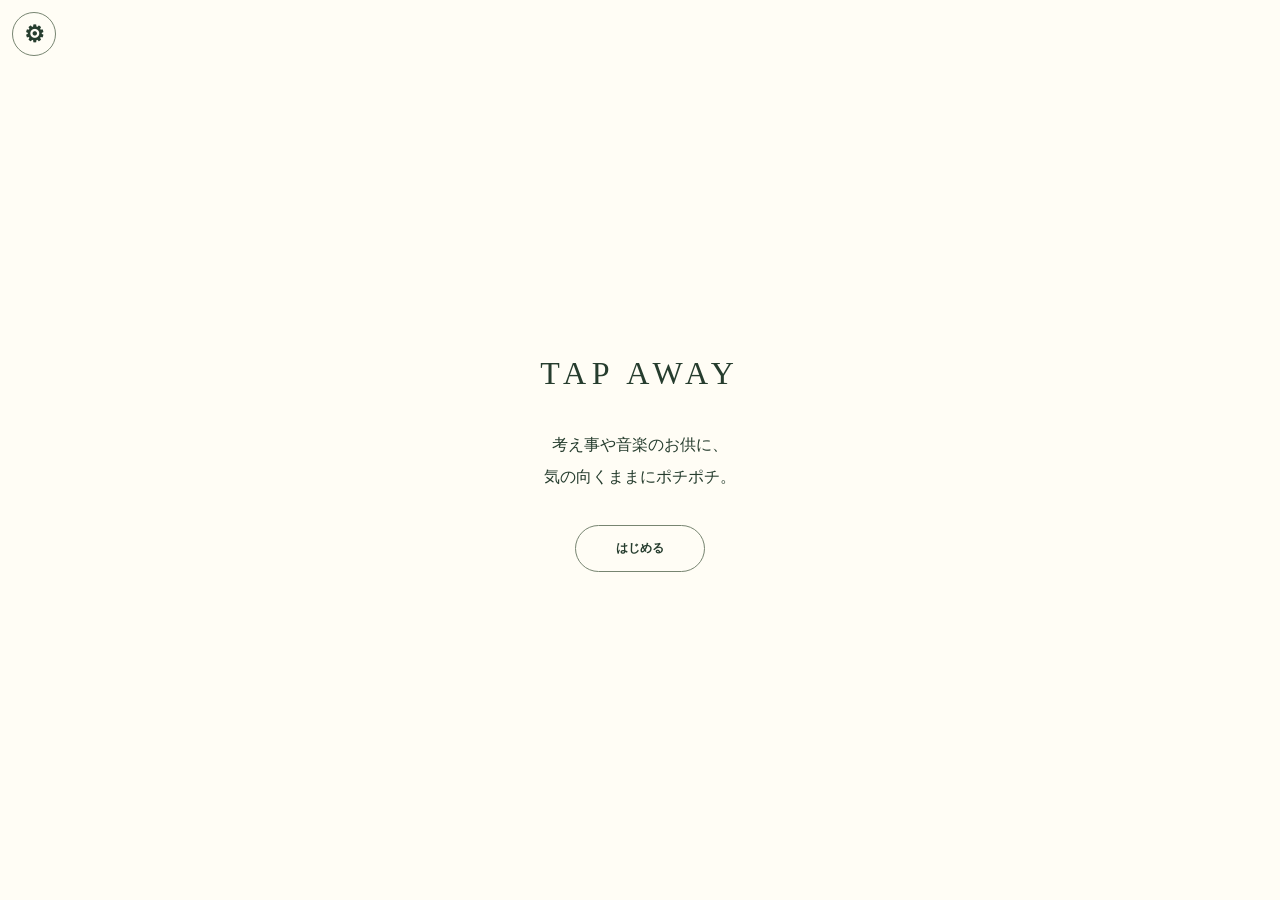
<file: index.html>
<!doctype html>
<html lang="ja">
  <head>
    <meta charset="utf-8" />
    <meta name="viewport" content="width=device-width, initial-scale=1, viewport-fit=cover" />
    <meta name="theme-color" content="#263d2e" />
    <title>Tap Away</title>
    <link rel="stylesheet" href="style.css?v=0.12.0" />
  </head>
  <body>
    <main>
      <header>
        <button
          id="settings"
          type="button"
          aria-label="設定"
          aria-expanded="false"
          aria-controls="settings-panel"
        >
          ⚙
        </button>
      </header>
      <aside id="settings-panel" hidden aria-label="設定">
        <div class="town-heading">
          <h2>設定</h2>
          <button id="settings-close" type="button">閉じる</button>
        </div>
        <p>バージョン <span id="app-version">0.12.0</span></p>
        <button id="sound" type="button" aria-pressed="false">Sound OFF</button>
        <button id="notes" type="button">更新情報</button>
        <button id="help" type="button">遊び方・説明を見る</button>
        <button id="next-map-settings" type="button" hidden>次の地図へ</button>
        <button id="backup" type="button">バックアップ</button>
        <section id="development-tools">
          <button id="dev-reset" type="button">DEV RESET</button>
        </section>
      </aside>
      <canvas
        id="map"
        aria-label="土地をタップして開拓する立体地図。スワイプで移動、ピンチで拡大縮小。"
      ></canvas>
      <footer>
        <span id="notice" role="status"></span>
        <div class="footer-actions">
          <button id="memo-review" type="button" hidden>メモを見る</button>
          <button id="next-map-footer" type="button" hidden>次の地図へ</button>
        </div>
      </footer>
      <aside id="memo-panel" hidden aria-label="拾ったメモ">
        <button id="memo-close" type="button" aria-label="メモを閉じる">閉じる</button>
        <h2>拾ったメモ</h2>
        <select id="memo-select" aria-label="取得済みのメモ"></select>
        <canvas id="memo-picture" width="180" height="100" aria-label="ランドマークの絵"></canvas>
        <p id="memo-hint"></p>
        <p id="memo-aside"></p>
        <p id="memo-context" role="status"></p>
      </aside>
      <aside id="completion-panel" hidden aria-label="地図の探索が一区切り">
        <h2>ひとつの旅が終わった</h2>
        <p>5つのランドマークをすべて見つけました。この地図をもう少し開いても、新しい地図へ進んでも。</p>
        <button id="continue-map" type="button">この地図を続ける</button>
        <button id="next-map" type="button">次の地図へ</button>
      </aside>
      <section id="start-screen">
        <h2>TAP AWAY</h2>
        <p>考え事や音楽のお供に、<br />気の向くままにポチポチ。</p>
        <button id="start" type="button">はじめる</button>
      </section>
      <dialog id="release-dialog">
        <button id="close-notes" type="button">閉じる</button>
        <h2>更新情報</h2>
        <div id="release-body"></div>
      </dialog>
      <dialog id="help-dialog" aria-labelledby="help-title">
        <button id="help-close" type="button">閉じる</button>
        <h2 id="help-title">遊び方</h2>
        <p>
          開いた土地の隣をポチポチすると開拓が進みます。スワイプで移動、ピンチで拡大・縮小できます。
        </p>
        <p>
          開いた土地に小さな紙片を見つけたら、拡大してそのマスをタップ。拾ったメモと★を手掛かりにランドマークへ向かいましょう。
        </p>
        <p>
          5つのランドマークをすべて見つけると一区切り。メモの取得は任意です。この地図を続けるか、次の地図へ進むかを選べます。
        </p>
        <p>
          塔に到達すると周囲が見渡せます。進行は自動保存され、途中から再開できます。次の地図へ進んだ後は、前の地図の進行を引き継ぎません。
        </p>
      </dialog>
      <dialog id="backup-dialog">
        <button id="backup-close" type="button">閉じる</button>
        <h2>バックアップ</h2>
        <p>現在の世界をJSONで保存できます。読み込むと、現在の世界を置き換えます。</p>
        <button id="export-save" type="button">バックアップを保存</button>
        <label for="import-file">JSONファイルを選ぶ</label>
        <input id="import-file" type="file" accept=".json,application/json" />
        <label for="backup-json">JSONを貼り付ける</label>
        <textarea id="backup-json" rows="5" spellcheck="false"></textarea>
        <button id="import-save" type="button">バックアップから復元</button>
        <p id="backup-status" role="status"></p>
      </dialog>
      <noscript>このゲームにはJavaScriptが必要です。</noscript>
    </main>
    <script src="world.js?v=0.12.0"></script>
    <script src="skin-loader.js?v=0.12.0"></script>
    <script src="scenery-renderer.js?v=0.12.0"></script>
    <script src="app.js?v=0.12.0"></script>
  </body>
</html>
</file>
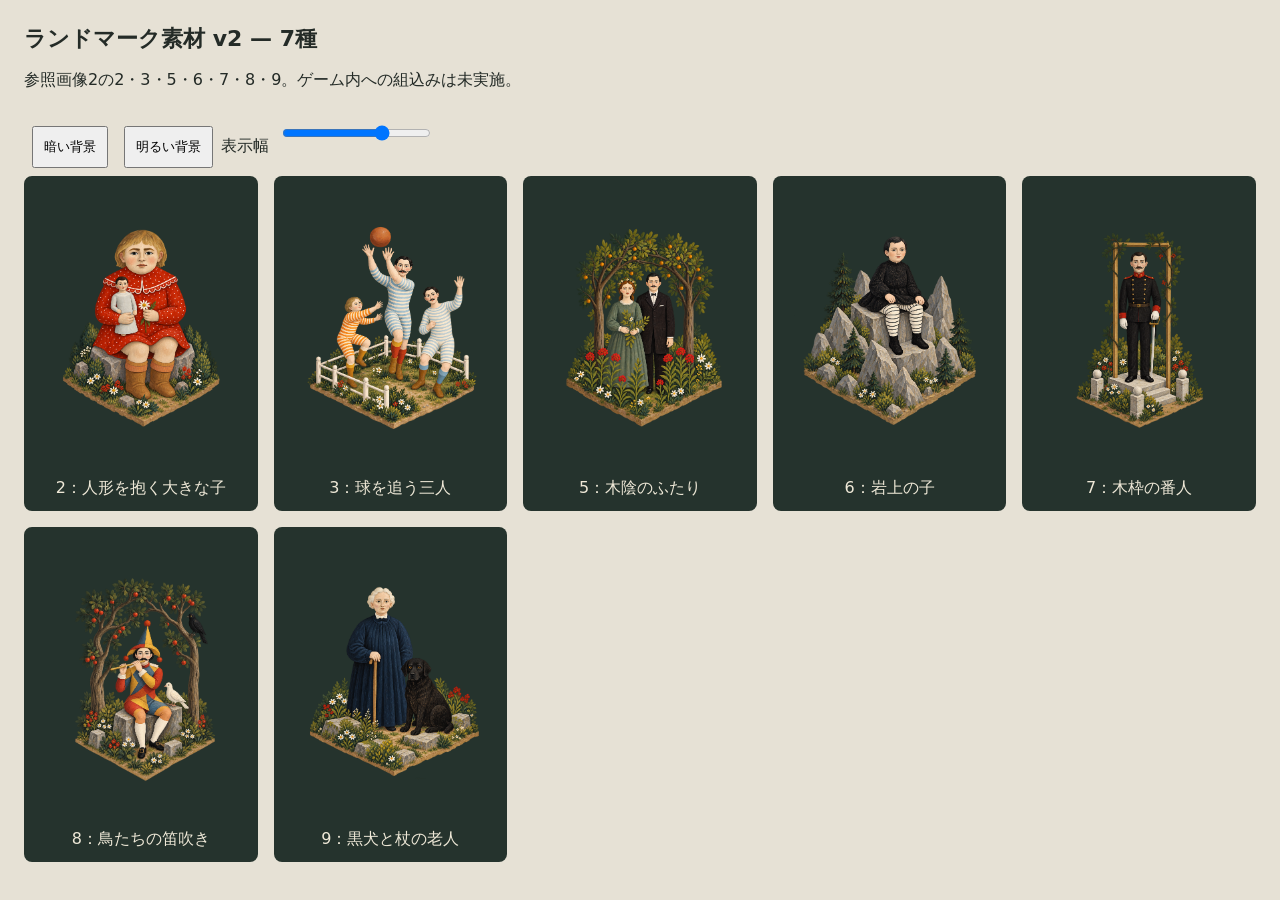
<file: assets/landmarks-v2/preview.html>
<!doctype html>
<html lang="ja">
  <meta charset="utf-8" /><meta
    name="viewport"
    content="width=device-width, initial-scale=1"
  /><title>ランドマーク素材 v2</title
  ><style>
    body {
      font-family: system-ui;
      margin: 24px;
      background: #e6e1d5;
      color: #242b27;
    }
    h1 {
      font-size: 22px;
    }
    button,
    input {
      margin: 8px;
      padding: 10px;
    }
    main {
      display: grid;
      grid-template-columns: repeat(auto-fit, minmax(220px, 1fr));
      gap: 16px;
    }
    figure {
      margin: 0;
      padding: 12px;
      display: flex;
      flex-direction: column;
      align-items: center;
      background: var(--bg, #25332d);
      border-radius: 8px;
    }
    img {
      width: var(--size, 220px);
      max-width: 100%;
      height: 280px;
      object-fit: contain;
    }
    figcaption {
      margin-top: 10px;
      color: var(--fg, #eee8d7);
    }
  </style>
  <h1>ランドマーク素材 v2 — 7種</h1>
  <p>参照画像2の2・3・5・6・7・8・9。ゲーム内への組込みは未実施。</p>
  <button
    onclick="document.documentElement.style.setProperty('--bg','#25332d');document.documentElement.style.setProperty('--fg','#eee8d7')"
  >
    暗い背景</button
  ><button
    onclick="document.documentElement.style.setProperty('--bg','#e8e3d8');document.documentElement.style.setProperty('--fg','#242b27')"
  >
    明るい背景</button
  ><label
    >表示幅
    <input
      type="range"
      min="64"
      max="280"
      value="220"
      oninput="document.documentElement.style.setProperty('--size',this.value+'px');document.querySelectorAll('img').forEach(e=>e.style.height=this.value+'px')"
  /></label>
  <main>
    <figure>
      <img src="02-doll-keeper.png" alt="人形を抱く大きな子" />
      <figcaption>2：人形を抱く大きな子</figcaption>
    </figure>
    <figure>
      <img src="03-ball-chasers.png" alt="球を追う三人" />
      <figcaption>3：球を追う三人</figcaption>
    </figure>
    <figure>
      <img src="05-couple-under-trees.png" alt="木陰のふたり" />
      <figcaption>5：木陰のふたり</figcaption>
    </figure>
    <figure>
      <img src="06-child-on-rock.png" alt="岩上の子" />
      <figcaption>6：岩上の子</figcaption>
    </figure>
    <figure>
      <img src="07-guard-in-wooden-frame.png" alt="木枠の番人" />
      <figcaption>7：木枠の番人</figcaption>
    </figure>
    <figure>
      <img src="08-piper-and-birds.png" alt="鳥たちの笛吹き" />
      <figcaption>8：鳥たちの笛吹き</figcaption>
    </figure>
    <figure>
      <img src="09-elder-with-black-dog.png" alt="黒犬と杖の老人" />
      <figcaption>9：黒犬と杖の老人</figcaption>
    </figure>
  </main>
</html>
</file>
<file: style.css>
* {
  box-sizing: border-box;
}
:root {
  color-scheme: light;
  font-family: 'Yu Gothic', 'Hiragino Kaku Gothic ProN', sans-serif;
  --tap-text-color: #263d2e;
  --tap-surface-color: #fffdf5;
  --tap-border-color: #a9b0a1;
  --tap-hover-color: #e4eadc;
  --tap-backdrop-color: #34403666;
  --tap-notice-text-color: #ffffff;
  --tap-notice-surface-color: #263d2e;
  --tap-map-color: #eeeade;
  color: var(--tap-text-color);
  background: var(--tap-map-color);
}
body {
  margin: 0;
}
main {
  height: 100vh;
  height: 100dvh;
  position: relative;
  overflow: hidden;
  background: var(--tap-map-color);
}
header {
  position: absolute;
  inset: 0 0 auto;
  padding: max(28px, env(safe-area-inset-top)) 32px 0;
  display: flex;
  justify-content: space-between;
  align-items: center;
  z-index: 3;
  pointer-events: none;
}
h1 {
  white-space: nowrap;
  margin: 0 0 6px;
  font-family: Georgia, serif;
  font-weight: normal;
  font-size: 25px;
  letter-spacing: 0.18em;
}
header span {
  font-size: 9px;
  letter-spacing: 0.16em;
  opacity: 1;
}
button {
  pointer-events: auto;
  border: 1px solid var(--tap-border-color);
  background: var(--tap-surface-color);
  border-radius: 24px;
  color: inherit;
  padding: 11px 17px;
  cursor: pointer;
  font: inherit;
  font-size: 12px;
  min-height: 44px;
}
button:hover {
  background: var(--tap-hover-color);
}
button:focus-visible,
select:focus-visible {
  outline: 2px solid var(--tap-text-color);
  outline-offset: 4px;
}
canvas {
  display: block;
  width: 100%;
  height: 100%;
  touch-action: none;
  cursor: grab;
}
canvas.dragging {
  cursor: grabbing;
}
footer {
  position: absolute;
  bottom: max(24px, env(safe-area-inset-bottom));
  width: 100%;
  text-align: center;
  pointer-events: none;
  padding: 0 18px;
}
footer span {
  display: block;
  font-size: 14px;
  color: var(--tap-notice-text-color);
  line-height: 1.8;
}
#notice {
  white-space: pre-line;
  min-height: 18px;
}

#resources {
  flex-basis: 100%;
  text-align: right;
  font-size: 12px;
  letter-spacing: 0;
  background: var(--tap-surface-color);
  padding: 6px 10px;
  border-radius: 8px;
}
.footer-actions {
  display: flex;
  gap: 8px;
  width: 100%;
  justify-content: space-between;
}
#town-panel {
  position: absolute;
  right: max(16px, env(safe-area-inset-right));
  bottom: max(90px, env(safe-area-inset-bottom));
  width: min(320px, calc(100% - 32px));
  z-index: 4;
  overflow-y: auto;
  overscroll-behavior: contain;
  padding: 14px 18px;
  border: 1px solid var(--tap-border-color);
  border-radius: 14px;
  background: var(--tap-surface-color);
  box-shadow: 0 4px 18px #15251a30;
  font-size: 13px;
}
#town-panel h2 {
  margin: 8px 0;
  font-size: 16px;
}
.town-heading {
  position: sticky;
  top: -14px;
  z-index: 1;
  display: flex;
  align-items: center;
  justify-content: space-between;
  margin: -14px -18px 0;
  padding: 10px 18px;
  background: var(--tap-surface-color);
}
#town-close,
#backup-close {
  float: right;
}
.facility {
  border-top: 1px solid var(--tap-border-color);
  padding: 10px 0;
}
.facility h3,
.facility p {
  margin: 0 0 6px;
  line-height: 1.6;
}
.facility h3 {
  font-size: 14px;
}
.facility button {
  width: 100%;
  scroll-margin-top: 74px;
}
button:disabled {
  opacity: 0.55;
  cursor: default;
}
#backup-dialog label {
  display: block;
  margin-top: 16px;
  font-size: 13px;
}
#backup-json,
#import-file {
  display: block;
  width: 100%;
  margin: 8px 0 16px;
  font: inherit;
  color: inherit;
}
#backup-json {
  padding: 8px;
  background: var(--tap-surface-color);
  border: 1px solid var(--tap-border-color);
  border-radius: 8px;
}
#import-file {
  min-height: 44px;
}
@media (max-width: 600px) {
  #resources {
    grid-row: 3;
    grid-column: 1 / -1;
    text-align: center;
  }
}
@media (max-width: 600px) {
  header {
    padding-left: 20px;
    padding-right: 20px;
  }
  h1 {
    font-size: 21px;
  }
  footer span {
    font-size: 9px;
  }
}

[hidden] {
  display: none !important;
}
.controls {
  display: flex;
  gap: 8px;
  align-items: center;
  flex-wrap: wrap;
  justify-content: flex-end;
}
#points {
  font-size: 12px;
  opacity: 1;
  letter-spacing: 0;
}
#start-screen {
  position: absolute;
  inset: 0;
  z-index: 2;
  display: flex;
  flex-direction: column;
  align-items: center;
  justify-content: center;
  background: var(--tap-surface-color);
  text-align: center;
}
#start-screen h2 {
  font:
    32px Georgia,
    serif;
  letter-spacing: 0.18em;
}
#start-screen p {
  line-height: 2;
  margin: 10px 24px 32px;
}
#start {
  padding: 14px 40px;
}
dialog {
  color: inherit;
  border: 1px solid var(--tap-border-color);
  border-radius: 16px;
  background: var(--tap-surface-color);
  width: min(540px, 90vw);
  max-height: 75dvh;
  padding: 24px;
}
dialog::backdrop {
  background: var(--tap-backdrop-color);
}
dialog h3 {
  font-size: 14px;
  margin-top: 28px;
}
dialog p {
  font-size: 13px;
  line-height: 1.8;
}
#close-notes,
#close-skin {
  float: right;
}
#skin-choice {
  display: block;
  width: 100%;
  min-height: 44px;
  margin: 12px 0 20px;
  padding: 8px;
  color: var(--tap-text-color);
  background: var(--tap-surface-color);
  border: 1px solid var(--tap-border-color);
  border-radius: 8px;
  font: inherit;
}
@media (max-width: 600px) {
  header {
    display: grid;
    grid-template-columns: repeat(4, minmax(0, 1fr));
    gap: 10px 6px;
    padding: max(18px, env(safe-area-inset-top)) max(16px, env(safe-area-inset-right)) 0
      max(16px, env(safe-area-inset-left));
    align-items: center;
  }
  header > div:first-child {
    grid-column: 1 / 4;
    min-width: 0;
  }
  .controls {
    display: contents;
  }
  #points {
    grid-column: 4;
    grid-row: 1;
    text-align: center;
    font-size: 11px;
    letter-spacing: 0;
  }
  .controls button {
    grid-row: 2;
    width: 100%;
    min-width: 0;
    white-space: nowrap;
    font-size: 10px;
    padding: 10px 4px;
  }
  button {
    min-height: 44px;
    padding: 10px 12px;
  }
}

/* Readable interface over all terrain shades. */
main {
  color: var(--tap-text-color);
}
header > div:first-child,
#points {
  background: var(--tap-surface-color);
  border: 1px solid var(--tap-border-color);
  border-radius: 12px;
  padding: 10px 14px;
  box-shadow: 0 2px 8px #19291d14;
}
header span {
  color: var(--tap-text-color);
}
header > div:first-child {
  flex-shrink: 0;
}
header .development-status {
  font-size: 10px;
  letter-spacing: 0;
}
button {
  color: var(--tap-text-color);
  font-weight: 600;
}
#start-screen,
dialog {
  color: var(--tap-text-color);
}
footer {
  z-index: 3;
  display: flex;
  flex-direction: column;
  align-items: center;
  gap: 8px;
  justify-content: center;
}
#notice {
  min-height: 0;
  max-width: 560px;
  padding: 14px 20px;
  border: 1px solid var(--tap-border-color);
  border-radius: 14px;
  background: var(--tap-notice-surface-color);
  color: var(--tap-notice-text-color);
  font-size: 14px;
  font-weight: 600;
  line-height: 1.8;
  box-shadow: 0 6px 22px #15251a40;
}
#notice:empty {
  padding: 0;
  border: 0;
  box-shadow: none;
}
#memo-review {
  align-self: flex-start;
  margin-left: max(0px, env(safe-area-inset-left));
}
#memo-panel {
  position: absolute;
  top: 140px;
  left: max(16px, env(safe-area-inset-left));
  z-index: 3;
  width: min(290px, calc(100% - 32px));
  padding: 16px 18px;
  border: 1px solid var(--tap-border-color);
  border-radius: 14px;
  color: var(--tap-text-color);
  background: var(--tap-surface-color);
  box-shadow: 0 4px 18px #15251a30;
  pointer-events: none;
}
#memo-panel h2 {
  margin: 4px 0 6px;
  font-size: 14px;
}
#memo-close {
  float: right;
  margin: -6px -8px 0 0;
}
#memo-picture {
  width: 180px;
  height: 100px;
  max-width: 100%;
  cursor: inherit;
}
#memo-hint {
  white-space: pre-line;
  font-size: 14px;
  font-weight: 600;
  line-height: 1.7;
  margin: 6px 0;
}
#memo-context {
  font-size: 13px;
  line-height: 1.7;
  margin: 8px 0 0;
}
#memo-aside {
  white-space: pre-line;
  font-size: 14px;
  line-height: 1.6;
  margin: 10px 0 0;
  padding-top: 8px;
  border-top: 1px solid var(--tap-border-color);
}
@media (max-height: 450px) {
  #memo-aside {
    clear: both;
    font-size: 13px;
    line-height: 1.45;
    margin-top: 4px;
    padding-top: 4px;
  }
  #memo-context {
    font-size: 12px;
    line-height: 1.45;
  }
}
@media (max-width: 600px) and (max-height: 650px) {
  #memo-panel {
    padding: 10px 14px;
  }
  #memo-picture {
    width: 108px;
    height: 60px;
    float: left;
    margin-right: 8px;
  }
  #memo-context {
    clear: both;
    margin-top: 4px;
  }
}
@media (max-height: 500px) {
  #memo-panel {
    top: 108px;
    padding: 8px 14px;
    width: min(340px, calc(100% - 32px));
  }
  #memo-picture {
    width: 108px;
    height: 60px;
    float: left;
    margin-right: 8px;
  }
  #memo-panel h2 {
    margin: 0 0 4px;
  }
  #memo-context {
    clear: both;
    margin-top: 4px;
  }
}
/* Leave a vertical lane for both destination markers on narrow phones. */
@media (max-width: 600px) and (min-height: 501px) {
  #memo-panel {
    width: min(290px, calc(100% - 100px));
  }
}
@media (max-width: 360px) and (min-height: 501px) {
  #memo-picture {
    width: 72px;
    height: 40px;
  }
}
@media (max-width: 600px) {
  header > div:first-child {
    padding: 8px 10px;
  }
  #points {
    padding: 10px 6px;
  }
  #notice {
    font-size: 13px;
    padding: 12px 16px;
  }
}

/* Compact HUD and optional management panels. */
header {
  padding: max(12px, env(safe-area-inset-top)) max(12px, env(safe-area-inset-right)) 0
    max(12px, env(safe-area-inset-left));
  align-items: flex-start;
  gap: 8px;
}
header .hud {
  display: flex;
  flex-wrap: wrap;
  gap: 6px 12px;
  padding: 10px;
  flex: 1;
  min-width: 0;
}
header .hud span {
  font-size: 13px;
  letter-spacing: 0;
}
header #points {
  padding: 0;
  border: 0;
  box-shadow: none;
}
header #resources {
  text-align: left;
  padding: 0;
}
#settings {
  width: 44px;
  height: 44px;
  padding: 0;
  font-size: 23px;
  flex-shrink: 0;
}
#settings-panel {
  position: absolute;
  top: max(68px, calc(env(safe-area-inset-top) + 56px));
  right: max(12px, env(safe-area-inset-right));
  width: min(320px, calc(100% - 24px));
  max-height: calc(100dvh - 140px);
  overflow-y: auto;
  overscroll-behavior: contain;
  z-index: 5;
  background: var(--tap-surface-color);
  border: 1px solid var(--tap-border-color);
  border-radius: 14px;
  padding: 14px 18px;
}
#settings-panel > button {
  display: block;
  width: 100%;
  margin: 8px 0;
}
#development-tools label,
#development-tools select {
  display: block;
  width: 100%;
  margin: 8px 0;
}
#development-tools select {
  min-height: 44px;
  color: var(--tap-text-color);
  background: var(--tap-surface-color);
}
#help-dialog {
  max-width: 420px;
  max-height: calc(100dvh - 48px);
  overflow-y: auto;
}
#help-dialog p {
  line-height: 1.7;
}
#resource-tiles {
  font-size: 13px;
}
#settings-panel button {
  scroll-margin-top: 74px;
}
#settings-panel .town-heading {
  position: static;
}
#town-panel {
  left: max(12px, env(safe-area-inset-left));
  right: max(12px, env(safe-area-inset-right));
  bottom: env(safe-area-inset-bottom);
  top: auto;
  width: auto;
  max-width: 640px;
  margin: 0 auto;
  height: 50%;
  border-radius: 18px 18px 0 0;
  padding-bottom: 24px;
}
.facility {
  margin: 8px 0;
  border: 1px solid var(--tap-border-color);
  border-radius: 12px;
  padding: 12px;
}
.facility.guided {
  outline: 2px solid var(--tap-text-color);
  outline-offset: 2px;
}
body:has(#town-panel:not([hidden])) footer {
  bottom: calc(50% + 12px);
}
#settings-panel,
#town-panel {
  touch-action: pan-y;
}

#completion-panel {
  position: fixed;
  z-index: 8;
  bottom: max(76px, env(safe-area-inset-bottom));
  left: 12px;
  right: 12px;
  max-width: 420px;
  margin: auto;
  padding: 16px;
  color: var(--tap-text-color);
  background: var(--tap-surface-color);
  border: 1px solid var(--tap-border-color);
  border-radius: 14px;
}
#completion-panel h2 {
  font-size: 18px;
}
#completion-panel button {
  min-height: 44px;
  margin: 4px;
}
#memo-select {
  max-width: 100%;
  min-height: 44px;
}
</file>
